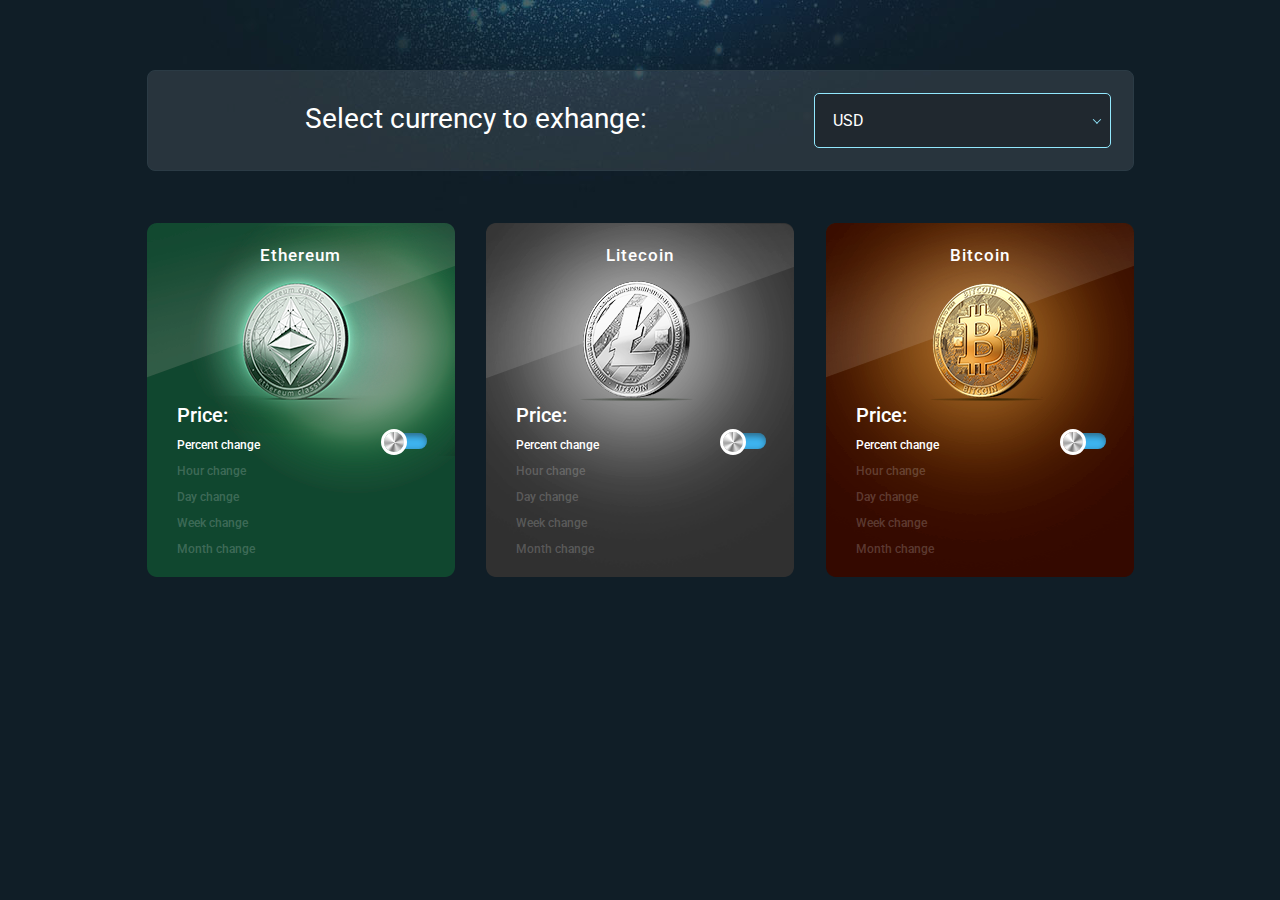
<file: www/index.html>
<!DOCTYPE html><html lang="en"><head><meta charset="UTF-8"><meta name="viewport" content="width=device-width,initial-scale=1"><meta http-equiv="X-UA-Compatible" content="ie=edge"><link rel="stylesheet" href="css/main.css"><link href="https://fonts.googleapis.com/css?family=Roboto:400,500" rel="stylesheet"><title>Currency converter</title></head><body><div class="converter"><div class="header"><div class="header__title"><div class="header__title-text">Select currency to exhange:</div><div class="header__title-select"><div class="header__title-select-current"><div class="header__title-select-current-text">USD</div></div><div class="header__title-select-choose-bar"><div class="header__title-select-choose-bar-text">EUR</div><div class="header__title-select-choose-bar-text">RUB</div><div class="header__title-select-choose-bar-text">GBP</div></div></div></div></div><div class="results"><div class="results__ethereum"><div class="results__title">Ethereum</div><div class="results__data"><div class="results__data-titles"><div class="results__data-titles-price">Price:</div><div class="results__data-titles-percent">Percent change</div><div class="results__data-titles-hour">Hour change</div><div class="results__data-titles-day">Day change</div><div class="results__data-titles-week">Week change</div><div class="results__data-titles-month">Month change</div></div><div class="results__data-values" id="ethereum-data-values"><div class="results__data-values-price"></div><div class="results__data-values-percent"><input id="ethereum-percent-input" type="checkbox"> <label for="ethereum-percent-input"></label></div><div class="results__data-values-hour"></div><div class="results__data-values-hour hide"></div><div class="results__data-values-day"></div><div class="results__data-values-day hide"></div><div class="results__data-values-week"></div><div class="results__data-values-week hide"></div><div class="results__data-values-month"></div><div class="results__data-values-month hide"></div></div></div></div><div class="results__litecoin"><div class="results__title">Litecoin</div><div class="results__data"><div class="results__data-titles"><div class="results__data-titles-price">Price:</div><div class="results__data-titles-percent">Percent change</div><div class="results__data-titles-hour">Hour change</div><div class="results__data-titles-day">Day change</div><div class="results__data-titles-week">Week change</div><div class="results__data-titles-month">Month change</div></div><div class="results__data-values" id="litecoin-data-values"><div class="results__data-values-price"></div><div class="results__data-values-percent"><input id="litecoin-percent-input" type="checkbox"> <label for="litecoin-percent-input"></label></div><div class="results__data-values-hour"></div><div class="results__data-values-hour hide"></div><div class="results__data-values-day"></div><div class="results__data-values-day hide"></div><div class="results__data-values-week"></div><div class="results__data-values-week hide"></div><div class="results__data-values-month"></div><div class="results__data-values-month hide"></div></div></div></div><div class="results__bitcoin"><div class="results__title">Bitcoin</div><div class="results__data"><div class="results__data-titles"><div class="results__data-titles-price">Price:</div><div class="results__data-titles-percent">Percent change</div><div class="results__data-titles-hour">Hour change</div><div class="results__data-titles-day">Day change</div><div class="results__data-titles-week">Week change</div><div class="results__data-titles-month">Month change</div></div><div class="results__data-values" id="bitcoin-data-values"><div class="results__data-values-price"></div><div class="results__data-values-percent"><input id="bitcoin-percent-input" type="checkbox"> <label for="bitcoin-percent-input"></label></div><div class="results__data-values-hour"></div><div class="results__data-values-hour hide"></div><div class="results__data-values-day"></div><div class="results__data-values-day hide"></div><div class="results__data-values-week"></div><div class="results__data-values-week hide"></div><div class="results__data-values-month"></div><div class="results__data-values-month hide"></div></div></div></div></div></div><script src="js/main.js"></script></body></html>
</file>
<file: www/css/main.css>
.container,.container-fluid{padding-right:15px;padding-left:15px;margin-right:auto;margin-left:auto}.header__title-select-choose-bar,body .converter{-webkit-box-orient:vertical;-webkit-box-direction:normal}.header__title-select,.header__title-text,.results__data-titles-day,.results__data-titles-hour,.results__data-titles-month,.results__data-titles-percent,.results__data-titles-price,.results__data-titles-week,.results__title{color:#fff;font-family:Roboto,sans-serif}@media (min-width:576px){.container{width:540px}}@media (min-width:768px){.container{width:720px}}@media (min-width:992px){.container{width:950px}}@media (min-width:1200px){.container{width:1140px}}.row{margin-right:-15px;margin-left:-15px}.container-fluid::after,.container-fluid::before,.container::after,.container::before,.row::after,.row::before{content:"";display:table;clear:both}a,abbr,acronym,address,applet,article,aside,audio,b,big,blockquote,body,canvas,caption,center,cite,code,dd,del,details,dfn,div,dl,dt,em,embed,fieldset,figcaption,figure,footer,form,h1,h2,h3,h4,h5,h6,header,hgroup,html,i,iframe,img,ins,kbd,label,legend,li,mark,menu,nav,object,ol,output,p,pre,q,ruby,s,samp,section,small,span,strike,strong,sub,summary,sup,table,tbody,td,tfoot,th,thead,time,tr,tt,u,ul,var,video{margin:0;padding:0;border:0;font:inherit;vertical-align:baseline;-webkit-box-sizing:border-box;box-sizing:border-box}article,aside,details,figcaption,figure,footer,header,hgroup,menu,nav,section{display:block}ol,ul{list-style-image:url([data-uri])}blockquote,q{quotes:none}blockquote:after,blockquote:before,q:after,q:before{content:'';content:none}table{border-collapse:collapse;border-spacing:0}@font-face{font-family:fico;src:url(../fonts/icons/fico.eot);src:url(../fonts/icons/fico.eot?#iefix) format("eot"),url(../fonts/icons/fico.woff2) format("woff2"),url(../fonts/icons/fico.woff) format("woff"),url(../fonts/icons/fico.ttf) format("truetype"),url(../fonts/icons/fico.svg#fico) format("svg")}.fico:before{font-family:fico;-webkit-font-smoothing:antialiased;-moz-osx-font-smoothing:grayscale;font-style:normal;font-variant:normal;font-weight:400;text-decoration:none;text-transform:none}.fico-facebook:before{content:"\E001"}.fico-insta:before{content:"\E002"}.fico-linkedin:before{content:"\E003"}.fico-twitter:before{content:"\E004"}@font-face{font-family:HelveticaNeueCyr;src:url(../fonts/HelveticaNeueCyr-Medium.eot);src:local("HelveticaNeueCyr-Medium"),url(../fonts/HelveticaNeueCyr-Medium.eot?#iefix) format("embedded-opentype"),url(../fonts/HelveticaNeueCyr-Medium.woff) format("woff"),url(../fonts/HelveticaNeueCyr-Medium.ttf) format("truetype");font-weight:500;font-style:normal}@font-face{font-family:HelveticaNeueCyr-Heavy;src:url(../fonts/HelveticaNeueCyr-Heavy.eot);src:local("HelveticaNeueCyr-Heavy"),url(../fonts/HelveticaNeueCyr-Heavy.eot?#iefix) format("embedded-opentype"),url(../fonts/HelveticaNeueCyr-Heavy.woff) format("woff"),url(../fonts/HelveticaNeueCyr-Heavy.ttf) format("truetype");font-weight:900;font-style:normal}@font-face{font-family:HelveticaNeueCyr;src:url(../fonts/HelveticaNeueCyr-HeavyItalic.eot);src:local("HelveticaNeueCyr-HeavyItalic"),url(../fonts/HelveticaNeueCyr-HeavyItalic.eot?#iefix) format("embedded-opentype"),url(../fonts/HelveticaNeueCyr-HeavyItalic.woff) format("woff"),url(../fonts/HelveticaNeueCyr-HeavyItalic.ttf) format("truetype");font-weight:900;font-style:italic}@font-face{font-family:HelveticaNeueCyr;src:url(../fonts/HelveticaNeueCyr-Black.eot);src:local("HelveticaNeueCyr-Black"),url(../fonts/HelveticaNeueCyr-Black.eot?#iefix) format("embedded-opentype"),url(../fonts/HelveticaNeueCyr-Black.woff) format("woff"),url(../fonts/HelveticaNeueCyr-Black.ttf) format("truetype");font-weight:900;font-style:normal}@font-face{font-family:HelveticaNeueCyr;src:url(../fonts/HelveticaNeueCyr-UltraLightItalic.eot);src:local("HelveticaNeueCyr-UltraLightItalic"),url(../fonts/HelveticaNeueCyr-UltraLightItalic.eot?#iefix) format("embedded-opentype"),url(../fonts/HelveticaNeueCyr-UltraLightItalic.woff) format("woff"),url(../fonts/HelveticaNeueCyr-UltraLightItalic.ttf) format("truetype");font-weight:200;font-style:italic}@font-face{font-family:HelveticaNeueCyr;src:url(../fonts/HelveticaNeueCyr-BlackItalic.eot);src:local("HelveticaNeueCyr-BlackItalic"),url(../fonts/HelveticaNeueCyr-BlackItalic.eot?#iefix) format("embedded-opentype"),url(../fonts/HelveticaNeueCyr-BlackItalic.woff) format("woff"),url(../fonts/HelveticaNeueCyr-BlackItalic.ttf) format("truetype");font-weight:900;font-style:italic}@font-face{font-family:HelveticaNeueCyr;src:url(../fonts/HelveticaNeueCyr-ThinItalic.eot);src:local("HelveticaNeueCyr-ThinItalic"),url(../fonts/HelveticaNeueCyr-ThinItalic.eot?#iefix) format("embedded-opentype"),url(../fonts/HelveticaNeueCyr-ThinItalic.woff) format("woff"),url(../fonts/HelveticaNeueCyr-ThinItalic.ttf) format("truetype");font-weight:100;font-style:italic}@font-face{font-family:HelveticaNeueCyr;src:url(../fonts/HelveticaNeueCyr-MediumItalic.eot);src:local("HelveticaNeueCyr-MediumItalic"),url(../fonts/HelveticaNeueCyr-MediumItalic.eot?#iefix) format("embedded-opentype"),url(../fonts/HelveticaNeueCyr-MediumItalic.woff) format("woff"),url(../fonts/HelveticaNeueCyr-MediumItalic.ttf) format("truetype");font-weight:500;font-style:italic}@font-face{font-family:HelveticaNeueCyr;src:url(../fonts/HelveticaNeueCyr-LightItalic.eot);src:local("HelveticaNeueCyr-LightItalic"),url(../fonts/HelveticaNeueCyr-LightItalic.eot?#iefix) format("embedded-opentype"),url(../fonts/HelveticaNeueCyr-LightItalic.woff) format("woff"),url(../fonts/HelveticaNeueCyr-LightItalic.ttf) format("truetype");font-weight:300;font-style:italic}@font-face{font-family:HelveticaNeueCyr;src:url(../fonts/HelveticaNeueCyr-UltraLight.eot);src:local("HelveticaNeueCyr-UltraLight"),url(../fonts/HelveticaNeueCyr-UltraLight.eot?#iefix) format("embedded-opentype"),url(../fonts/HelveticaNeueCyr-UltraLight.woff) format("woff"),url(../fonts/HelveticaNeueCyr-UltraLight.ttf) format("truetype");font-weight:200;font-style:normal}@font-face{font-family:HelveticaNeueCyr;src:url(../fonts/HelveticaNeueCyr-BoldItalic.eot);src:local("HelveticaNeueCyr-BoldItalic"),url(../fonts/HelveticaNeueCyr-BoldItalic.eot?#iefix) format("embedded-opentype"),url(../fonts/HelveticaNeueCyr-BoldItalic.woff) format("woff"),url(../fonts/HelveticaNeueCyr-BoldItalic.ttf) format("truetype");font-weight:700;font-style:italic}@font-face{font-family:HelveticaNeueCyr;src:url(../fonts/HelveticaNeueCyr-Italic.eot);src:local("HelveticaNeueCyr-Italic"),url(../fonts/HelveticaNeueCyr-Italic.eot?#iefix) format("embedded-opentype"),url(../fonts/HelveticaNeueCyr-Italic.woff) format("woff"),url(../fonts/HelveticaNeueCyr-Italic.ttf) format("truetype");font-weight:500;font-style:italic}@font-face{font-family:HelveticaNeueCyr;src:url(../fonts/HelveticaNeueCyr-Roman.eot);src:local("HelveticaNeueCyr-Roman"),url(../fonts/HelveticaNeueCyr-Roman.eot?#iefix) format("embedded-opentype"),url(../fonts/HelveticaNeueCyr-Roman.woff) format("woff"),url(../fonts/HelveticaNeueCyr-Roman.ttf) format("truetype");font-weight:400;font-style:normal}@font-face{font-family:HelveticaNeueCyr;src:url(../fonts/HelveticaNeueCyr-Bold.eot);src:local("HelveticaNeueCyr-Bold"),url(../fonts/HelveticaNeueCyr-Bold.eot?#iefix) format("embedded-opentype"),url(../fonts/HelveticaNeueCyr-Bold.woff) format("woff"),url(../fonts/HelveticaNeueCyr-Bold.ttf) format("truetype");font-weight:700;font-style:normal}@font-face{font-family:HelveticaNeueCyr;src:url(../fonts/HelveticaNeueCyr-Light.eot);src:local("HelveticaNeueCyr-Light"),url(../fonts/HelveticaNeueCyr-Light.eot?#iefix) format("embedded-opentype"),url(../fonts/HelveticaNeueCyr-Light.woff) format("woff"),url(../fonts/HelveticaNeueCyr-Light.ttf) format("truetype");font-weight:300;font-style:normal}@font-face{font-family:HelveticaNeueCyr;src:url(../fonts/HelveticaNeueCyr-Thin.eot);src:local("HelveticaNeueCyr-Thin"),url(../fonts/HelveticaNeueCyr-Thin.eot?#iefix) format("embedded-opentype"),url(../fonts/HelveticaNeueCyr-Thin.woff) format("woff"),url(../fonts/HelveticaNeueCyr-Thin.ttf) format("truetype");font-weight:100;font-style:normal}@font-face{font-family:HelveticaNeueCyr-Roman;src:url(../fonts/HelveticaNeueCyr-Roman.eot);src:url(../fonts/HelveticaNeueCyr-Roman.woff2) format("woff2"),url(../fonts/HelveticaNeueCyr-Roman.woff) format("woff"),url(../fonts/HelveticaNeueCyr-Roman.ttf) format("truetype"),url(../fonts/HelveticaNeueCyr-Roman.svg#HelveticaNeueCyr-Roman) format("svg"),url(../fonts/HelveticaNeueCyr-Roman.eot?#iefix) format("embedded-opentype");font-weight:400;font-style:normal}body{line-height:1;font-family:Arial,Helvetica,sans-serif;font-size:14px}.fico{display:inline-block;font-size:3rem}.fico::before{display:block}body,body .converter{display:-webkit-box;display:-webkit-flex}body{display:-ms-flexbox;display:flex;-webkit-box-pack:center;-webkit-justify-content:center;-ms-flex-pack:center;justify-content:center;background:#101e27}body .converter{display:-ms-flexbox;display:flex;-webkit-flex-direction:column;-ms-flex-direction:column;flex-direction:column;-webkit-user-select:none;-moz-user-select:none;-ms-user-select:none;user-select:none}.header{background-color:#101e27;background-image:url(../img/header_background.jpg);padding:70px 0 52px;background-repeat:no-repeat}.header__title{width:987px;border:1px solid #2b3b45;-webkit-border-radius:8px;border-radius:8px;padding:22px;background:rgba(255,255,255,.1);display:-webkit-box;display:-webkit-flex;display:-ms-flexbox;display:flex;-webkit-box-pack:justify;-webkit-justify-content:space-between;-ms-flex-pack:justify;justify-content:space-between}.header__title-text{font-size:2em;line-height:1.875;padding-left:135px}.header__title-select{cursor:pointer;font-size:16px;font-weight:400;line-height:3.4;position:relative;width:297px}.header__title-select-current{height:55px;background-color:#20282f;-webkit-border-radius:5px;border-radius:5px;border:1px solid #92e8fe;-webkit-box-sizing:border-box;box-sizing:border-box}.header__title-select-current:after{border-bottom:1px solid #92e8fe;border-right:1px solid #92e8fe;content:'';height:5px;position:absolute;right:12px;top:44%;-webkit-transform-origin:66% 66%;-ms-transform-origin:66% 66%;transform-origin:66% 66%;-webkit-transform:rotate(45deg);-ms-transform:rotate(45deg);transform:rotate(45deg);-webkit-transition:all .15s ease-in-out;-o-transition:all .15s ease-in-out;transition:all .15s ease-in-out;width:5px}.header__title-select-current_rotate:after{-webkit-transform:rotate(-135deg);-ms-transform:rotate(-135deg);transform:rotate(-135deg)}.header__title-select-current-text{padding-left:18px}.header__title-select-choose-bar{width:297px;-webkit-box-sizing:border-box;box-sizing:border-box;height:95px;background-color:#20282f;-webkit-border-radius:5px;border-radius:5px;border:1px solid #92e8fe;position:absolute;top:63px;display:-webkit-box;display:-webkit-flex;display:-ms-flexbox;display:flex;-webkit-flex-direction:column;-ms-flex-direction:column;flex-direction:column;-webkit-box-pack:space-evenly;-webkit-justify-content:space-evenly;-ms-flex-pack:space-evenly;justify-content:space-evenly;-webkit-transform:scale(0) translateY(100px);-ms-transform:scale(0) translateY(100px);transform:scale(0) translateY(100px);-webkit-transition:all .2s ease-in-out;-o-transition:all .2s ease-in-out;transition:all .2s ease-in-out}.header__title-select-choose-bar-text{line-height:1;height:100%;padding:8px 0 0 18px}.header__title-select-choose-bar-text:hover{background-color:#35434f}.header__title-select-choose-bar_show{-webkit-transform:scale(1) translateY(0);-ms-transform:scale(1) translateY(0);transform:scale(1) translateY(0)}.results{display:-webkit-box;display:-webkit-flex;display:-ms-flexbox;display:flex;-webkit-box-pack:justify;-webkit-justify-content:space-between;-ms-flex-pack:justify;justify-content:space-between}.results__bitcoin,.results__data-titles,.results__ethereum,.results__litecoin{-webkit-flex-direction:column;-webkit-box-orient:vertical;-webkit-box-direction:normal}.results__bitcoin,.results__ethereum,.results__litecoin{width:308px;height:354px;-webkit-border-radius:8px;border-radius:8px;display:-webkit-box;display:-webkit-flex;display:-ms-flexbox;display:flex;-ms-flex-direction:column;flex-direction:column;-webkit-box-pack:justify;-webkit-justify-content:space-between;-ms-flex-pack:justify;justify-content:space-between;-webkit-box-align:center;-webkit-align-items:center;-ms-flex-align:center;align-items:center}.results__data,.results__data-titles{display:-webkit-box;display:-webkit-flex;display:-ms-flexbox}.results__ethereum{background:url(../img/ethereum_background.png)}.results__litecoin{background:url(../img/litecoin_background.png)}.results__bitcoin{background:url(../img/bitcoin_background.png)}.results__title{font-size:17px;padding-top:24px;letter-spacing:1px;text-align:center;font-weight:500}.results__data{width:248px;padding-bottom:22px;display:flex;-webkit-box-pack:justify;-webkit-justify-content:space-between;-ms-flex-pack:justify;justify-content:space-between;font-weight:500}.results__data-titles{display:flex;-ms-flex-direction:column;flex-direction:column;height:150px;-webkit-box-pack:justify;-webkit-justify-content:space-between;-ms-flex-pack:justify;justify-content:space-between}.results__data-titles-price{font-size:20px}.results__data-titles-day,.results__data-titles-hour,.results__data-titles-month,.results__data-titles-percent,.results__data-titles-week{font-size:12px}.results__data-titles-day,.results__data-titles-hour,.results__data-titles-month,.results__data-titles-week{color:rgba(255,255,255,.2)}.results__data-values{display:-webkit-box;display:-webkit-flex;display:-ms-flexbox;display:flex;-webkit-box-orient:vertical;-webkit-box-direction:normal;-webkit-flex-direction:column;-ms-flex-direction:column;flex-direction:column;-webkit-box-pack:justify;-webkit-justify-content:space-between;-ms-flex-pack:justify;justify-content:space-between;-webkit-box-align:end;-webkit-align-items:flex-end;-ms-flex-align:end;align-items:flex-end;padding-top:6px}.results__data .hide,.results__data-values-percent>input[type=checkbox]{display:none}.results__data-values-day,.results__data-values-hour,.results__data-values-month,.results__data-values-price,.results__data-values-week{font-family:Roboto,sans-serif;color:#fff}.results__data-values-price{font-size:16px}.results__data-values-day,.results__data-values-hour,.results__data-values-month,.results__data-values-week{font-size:13px}.results__data-values-percent{padding:4px 0 12px}.results__data-values-percent>label{cursor:pointer;position:relative;right:40px}.results__data-values-percent>label:before{background:#3eb5f1;-webkit-box-shadow:inset 1.36px 2.67px 7px 0 rgba(27,36,40,.56);box-shadow:inset 1.36px 2.67px 7px 0 rgba(27,36,40,.56);-webkit-border-radius:8px;border-radius:8px;content:'';height:16px;margin-top:-8px;position:absolute;-webkit-transition:all .4s ease-in-out;-o-transition:all .4s ease-in-out;transition:all .4s ease-in-out;width:42px}.results__data-values-percent>label:after{border-style:solid;border-color:#fff;-webkit-border-radius:50%;border-radius:50%;background-image:url(../img/checkbox.png);content:'';height:20px;left:-4px;margin-top:-8px;position:absolute;top:-4px;-webkit-transition:all .3s ease-in-out;-o-transition:all .3s ease-in-out;transition:all .3s ease-in-out;width:20px}.results__data-values-percent>input[type=checkbox]:checked+label:before{background:#49f15c}.results__data-values-percent>input[type=checkbox]:checked+label:after{background-image:url(../img/checkbox.png);left:20px}.results__data .positive{color:#70c446}.results__data .negative{color:#c80e24}@media (max-width:1024px){.converter{padding-bottom:70px}.converter .header{margin:0 auto;background-repeat:round}.converter .header__title{width:auto}.converter .header__title-text{padding-left:0;padding-right:30px}.converter .results{padding:0 50px;-webkit-flex-wrap:wrap;-ms-flex-wrap:wrap;flex-wrap:wrap;-webkit-box-pack:space-evenly;-webkit-justify-content:space-evenly;-ms-flex-pack:space-evenly;justify-content:space-evenly}.converter .results__bitcoin{margin-top:50px}.converter .results__ethereum{margin-right:18px}}@media (max-width:736px){.converter{display:block!important}.converter .header{background-image:none}.converter .header__title{-webkit-box-orient:vertical;-webkit-box-direction:normal;-webkit-flex-direction:column;-ms-flex-direction:column;flex-direction:column;-webkit-box-align:center;-webkit-align-items:center;-ms-flex-align:center;align-items:center;padding:22px 0}.converter .header__title-text{font-size:18px;line-height:normal;padding-right:0;padding-bottom:30px}.converter .results{display:block;padding:0}.converter .results__ethereum{margin-right:0}.converter .results__litecoin{margin-top:50px}}
</file>
